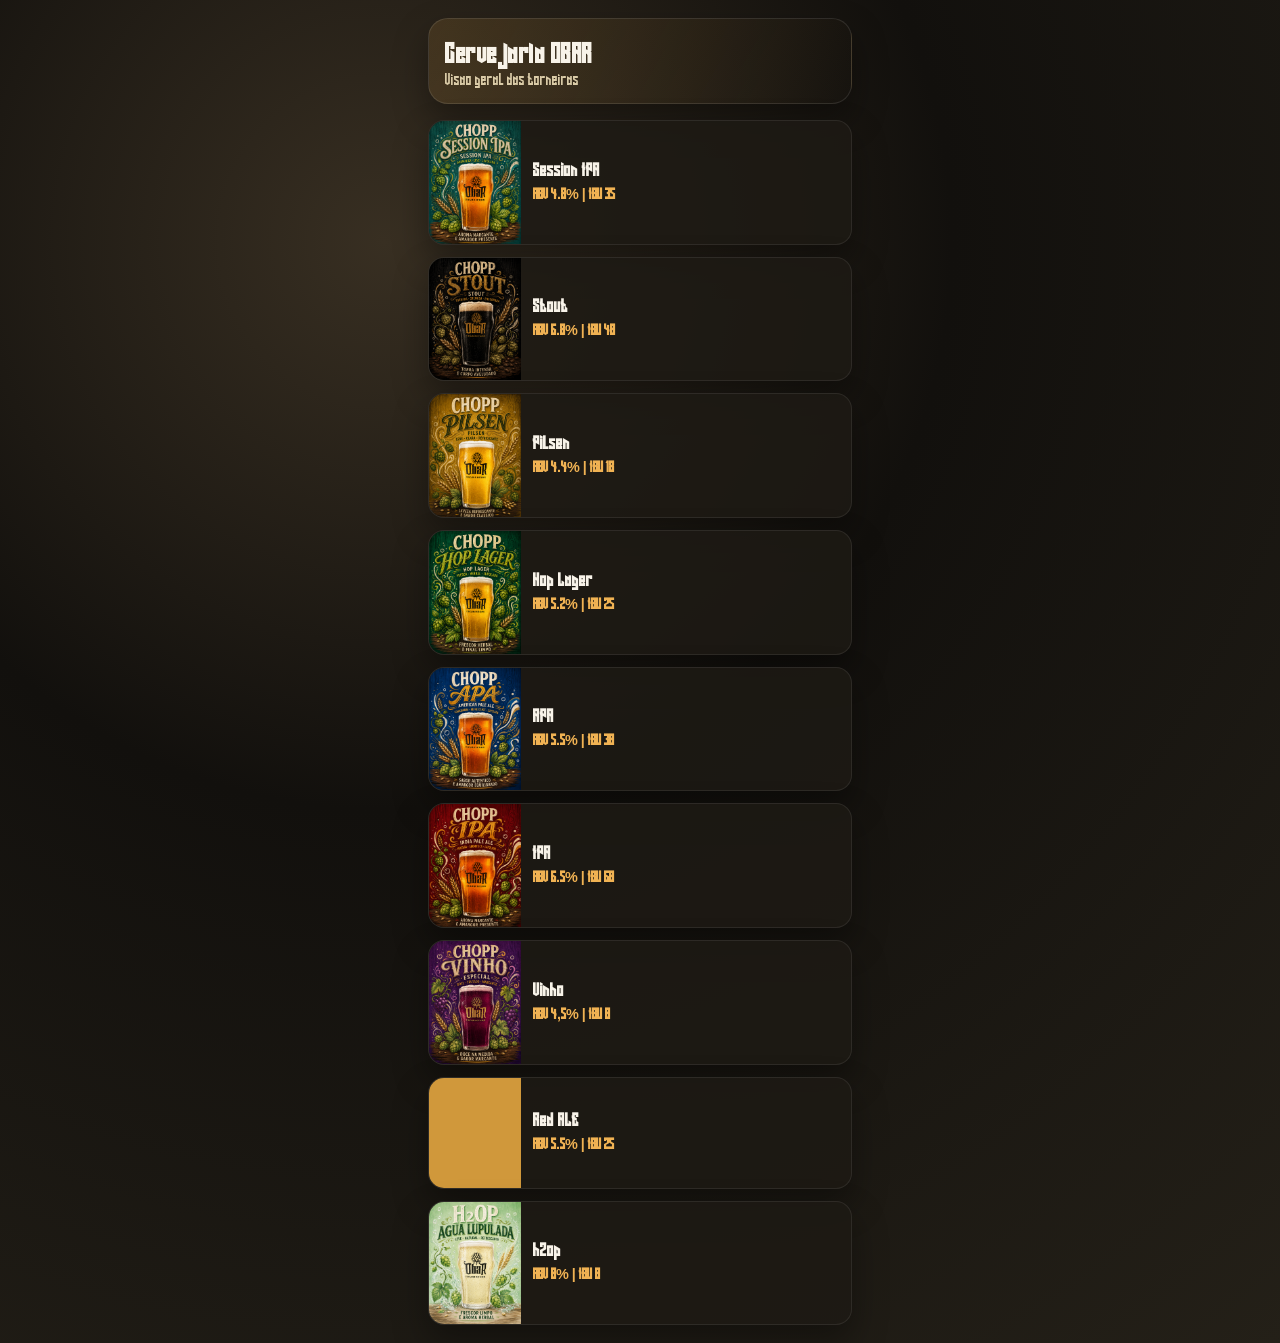
<file: index.html>
<!doctype html>
<html lang="pt-BR">
  <head>
    <meta charset="UTF-8" />
    <meta name="viewport" content="width=device-width, initial-scale=1.0" />
    <title>Camara Fria</title>
    <link rel="stylesheet" href="assets/css/styles.css" />
  </head>
  <body class="page-index">
    <main class="app-shell">
      <header class="brand-bar">
        <h1 class="brand-title">Cervejaria OBAR</h1>
        <p class="brand-subtitle">Visao geral das torneiras</p>
      </header>

      <section class="card-grid" id="tap-list" aria-live="polite"></section>

      <section class="state-message hidden" id="index-state" role="status"></section>
    </main>

    <script src="assets/js/app.js" defer></script>
  </body>
</html>
</file>
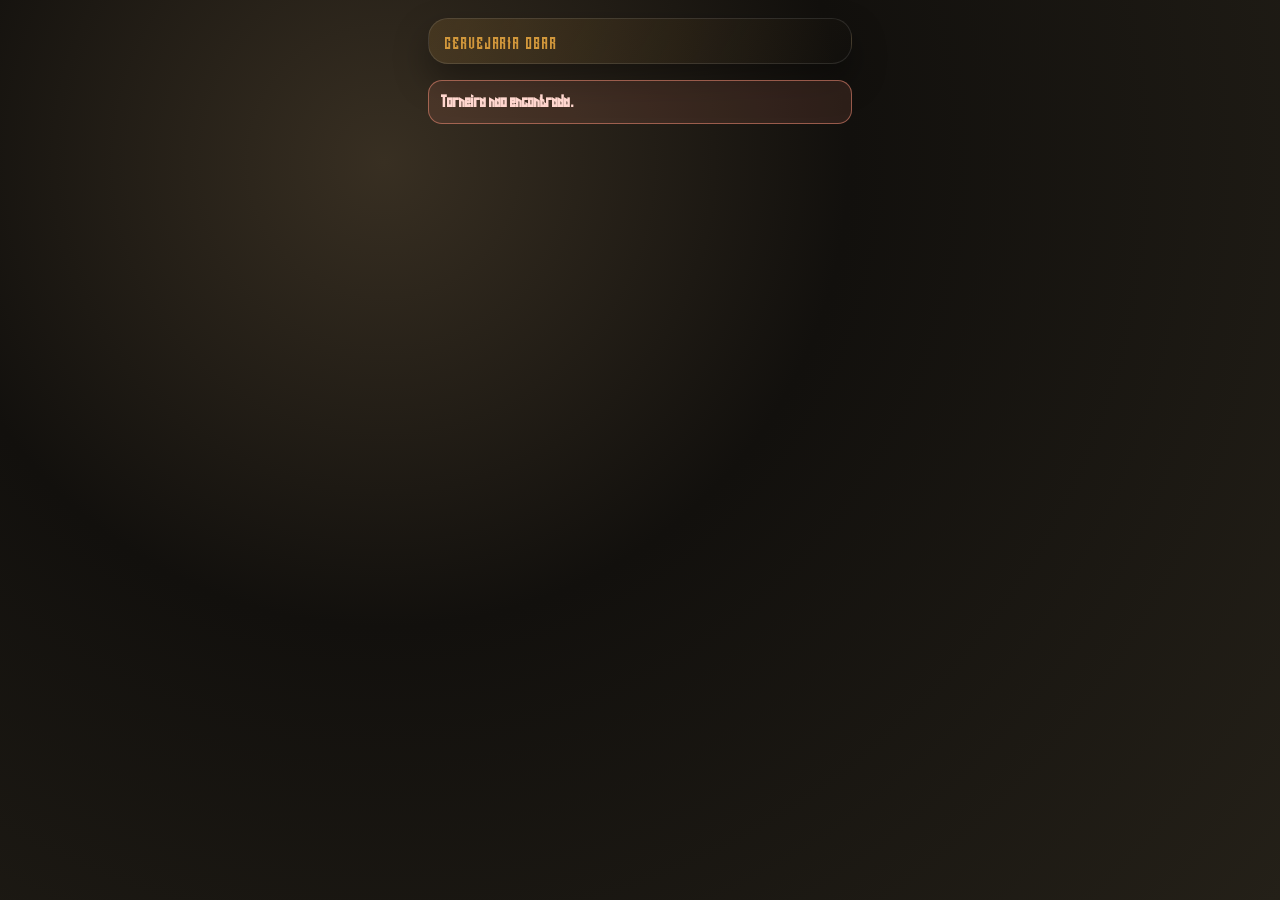
<file: tap.html>
<!doctype html>
<html lang="pt-BR">
  <head>
    <meta charset="UTF-8" />
    <meta name="viewport" content="width=device-width, initial-scale=1.0" />
    <title>Torneira</title>
    <link rel="stylesheet" href="assets/css/styles.css" />
  </head>
  <body class="page-tap">
    <main class="app-shell tap-shell" id="tap-screen">
      <header class="brand-bar compact">
        <p class="brand-eyebrow">Cervejaria OBAR</p>
      </header>

      <article class="tap-card hidden" id="tap-content" aria-live="polite">
        <figure class="tap-hero">
          <img id="tap-image" src="assets/images/placeholder.jpg" alt="Cerveja" loading="eager" />
        </figure>

        <div class="tap-info">
          <h1 class="tap-name" id="tap-name">Carregando...</h1>
          <p class="tap-style" id="tap-style"></p>

          <p class="tap-metrics">
            <span id="tap-abv"></span>
            <span class="metric-dot" aria-hidden="true"></span>
            <span id="tap-ibu"></span>
          </p>

          <p class="tap-description" id="tap-description"></p>
          <p class="tap-status hidden" id="tap-status"></p>
        </div>
      </article>

      <section class="state-message hidden" id="tap-state" role="alert"></section>
    </main>

    <script src="assets/js/app.js" defer></script>
  </body>
</html>
</file>
<file: assets/css/styles.css>
@font-face {
  font-family: "Long Shot";
  src: url("../fonts/Long_Shot.ttf") format("truetype");
  font-display: swap;
}

:root {
  --bg-top: #12100d;
  --bg-bottom: #242018;
  --surface: rgba(30, 26, 20, 0.86);
  --surface-soft: rgba(255, 255, 255, 0.04);
  --text-primary: #f8f3e9;
  --text-secondary: #dacba7;
  --accent: #d1973b;
  --accent-strong: #f0b253;
  --ok: #89d464;
  --error: #f08b75;
  --radius: 20px;
  --shadow: 0 16px 34px rgba(0, 0, 0, 0.35);
}

*,
*::before,
*::after {
  box-sizing: border-box;
}

html,
body {
  margin: 0;
  min-height: 100%;
}

body {
  font-family: "Long Shot", "Bahnschrift", "Trebuchet MS", "Segoe UI", sans-serif;
  color: var(--text-primary);
  background: radial-gradient(circle at 30% 18%, #382f22 0%, var(--bg-top) 40%, var(--bg-bottom) 100%);
}

.app-shell {
  max-width: 460px;
  min-height: 100vh;
  margin: 0 auto;
  padding: 18px;
  display: flex;
  flex-direction: column;
  gap: 16px;
}

.brand-bar {
  background: linear-gradient(120deg, rgba(209, 151, 59, 0.15), rgba(0, 0, 0, 0));
  border: 1px solid rgba(255, 255, 255, 0.1);
  border-radius: var(--radius);
  padding: 16px 16px 14px;
  box-shadow: var(--shadow);
}

.brand-bar.compact {
  padding-bottom: 10px;
}

.brand-eyebrow {
  margin: 0;
  color: var(--accent);
  font-size: 1.00rem;
  letter-spacing: 0.12em;
  text-transform: uppercase;
}

.brand-title {
  margin: 6px 0 2px;
  font-size: 1.6rem;
  letter-spacing: 0.02em;
}

.brand-subtitle {
  margin: 0;
  color: var(--text-secondary);
  font-size: 0.95rem;
}

.card-grid {
  display: grid;
  gap: 12px;
}

.tap-link {
  color: inherit;
  text-decoration: none;
}

.tap-list-card {
  display: grid;
  grid-template-columns: 92px 1fr;
  gap: 12px;
  background: var(--surface);
  border: 1px solid rgba(255, 255, 255, 0.08);
  border-radius: 16px;
  box-shadow: var(--shadow);
  overflow: hidden;
}

.tap-list-card:focus-within {
  outline: 2px solid var(--accent);
  outline-offset: 2px;
}

.tap-list-card img {
  width: 100%;
  height: 100%;
  min-height: 110px;
  object-fit: cover;
  background: #2f2a21;
}

.tap-list-content {
  padding: 10px 10px 10px 0;
  display: grid;
  gap: 6px;
  align-content: center;
}

.tap-list-name {
  margin: 0;
  font-size: 1.08rem;
}

.tap-list-metrics {
  margin: 0;
  font-weight: 600;
  color: var(--accent-strong);
  font-size: 0.9rem;
}

.tap-shell {
  justify-content: flex-start;
}

.tap-card {
  background: var(--surface);
  border-radius: var(--radius);
  overflow: hidden;
  border: 1px solid rgba(255, 255, 255, 0.08);
  box-shadow: var(--shadow);
  animation: card-enter 420ms ease-out both;
}

.tap-hero {
  margin: 0;
  aspect-ratio: 3 / 4;
  background: linear-gradient(180deg, rgba(209, 151, 59, 0.25), rgba(0, 0, 0, 0));
}

.tap-hero img {
  width: 100%;
  height: 100%;
  object-fit: cover;
}

.tap-info {
  padding: 18px;
}

.tap-name {
  margin: 0;
  font-size: clamp(1.6rem, 4.8vw, 2.2rem);
  line-height: 1.08;
}

.tap-style {
  margin: 8px 0 0;
  font-size: 1.05rem;
  color: var(--text-secondary);
  letter-spacing: 0.02em;
}

.tap-metrics {
  margin: 12px 0 0;
  font-size: 1rem;
  display: inline-flex;
  align-items: center;
  gap: 9px;
  font-weight: 650;
  color: var(--accent-strong);
}

.metric-dot {
  width: 7px;
  height: 7px;
  background: var(--accent);
  border-radius: 99px;
}

.tap-description {
  margin: 14px 0 0;
  color: var(--text-primary);
  font-size: 1rem;
  line-height: 1.45;
}

.tap-status {
  margin: 15px 0 0;
  display: inline-block;
  font-size: 0.88rem;
  border-radius: 999px;
  background: rgba(137, 212, 100, 0.16);
  border: 1px solid rgba(137, 212, 100, 0.5);
  color: #b6ef9f;
  padding: 6px 10px;
}

.state-message {
  border-radius: 14px;
  border: 1px solid rgba(240, 139, 117, 0.55);
  background: rgba(240, 139, 117, 0.12);
  color: #ffd6ce;
  padding: 12px;
  font-weight: 600;
}

.hidden {
  display: none !important;
}

@keyframes card-enter {
  from {
    opacity: 0;
    transform: translateY(12px);
  }
  to {
    opacity: 1;
    transform: translateY(0);
  }
}

@media (min-width: 481px) and (max-width: 768px) {
  .app-shell {
    max-width: 560px;
    padding: 20px;
  }

  .card-grid {
    grid-template-columns: repeat(2, minmax(0, 1fr));
    gap: 14px;
  }

  .tap-list-card {
    grid-template-columns: 1fr;
  }

  .tap-list-card img {
    min-height: 180px;
    max-height: 220px;
  }

  .tap-list-content {
    padding: 12px;
  }
}
</file>
